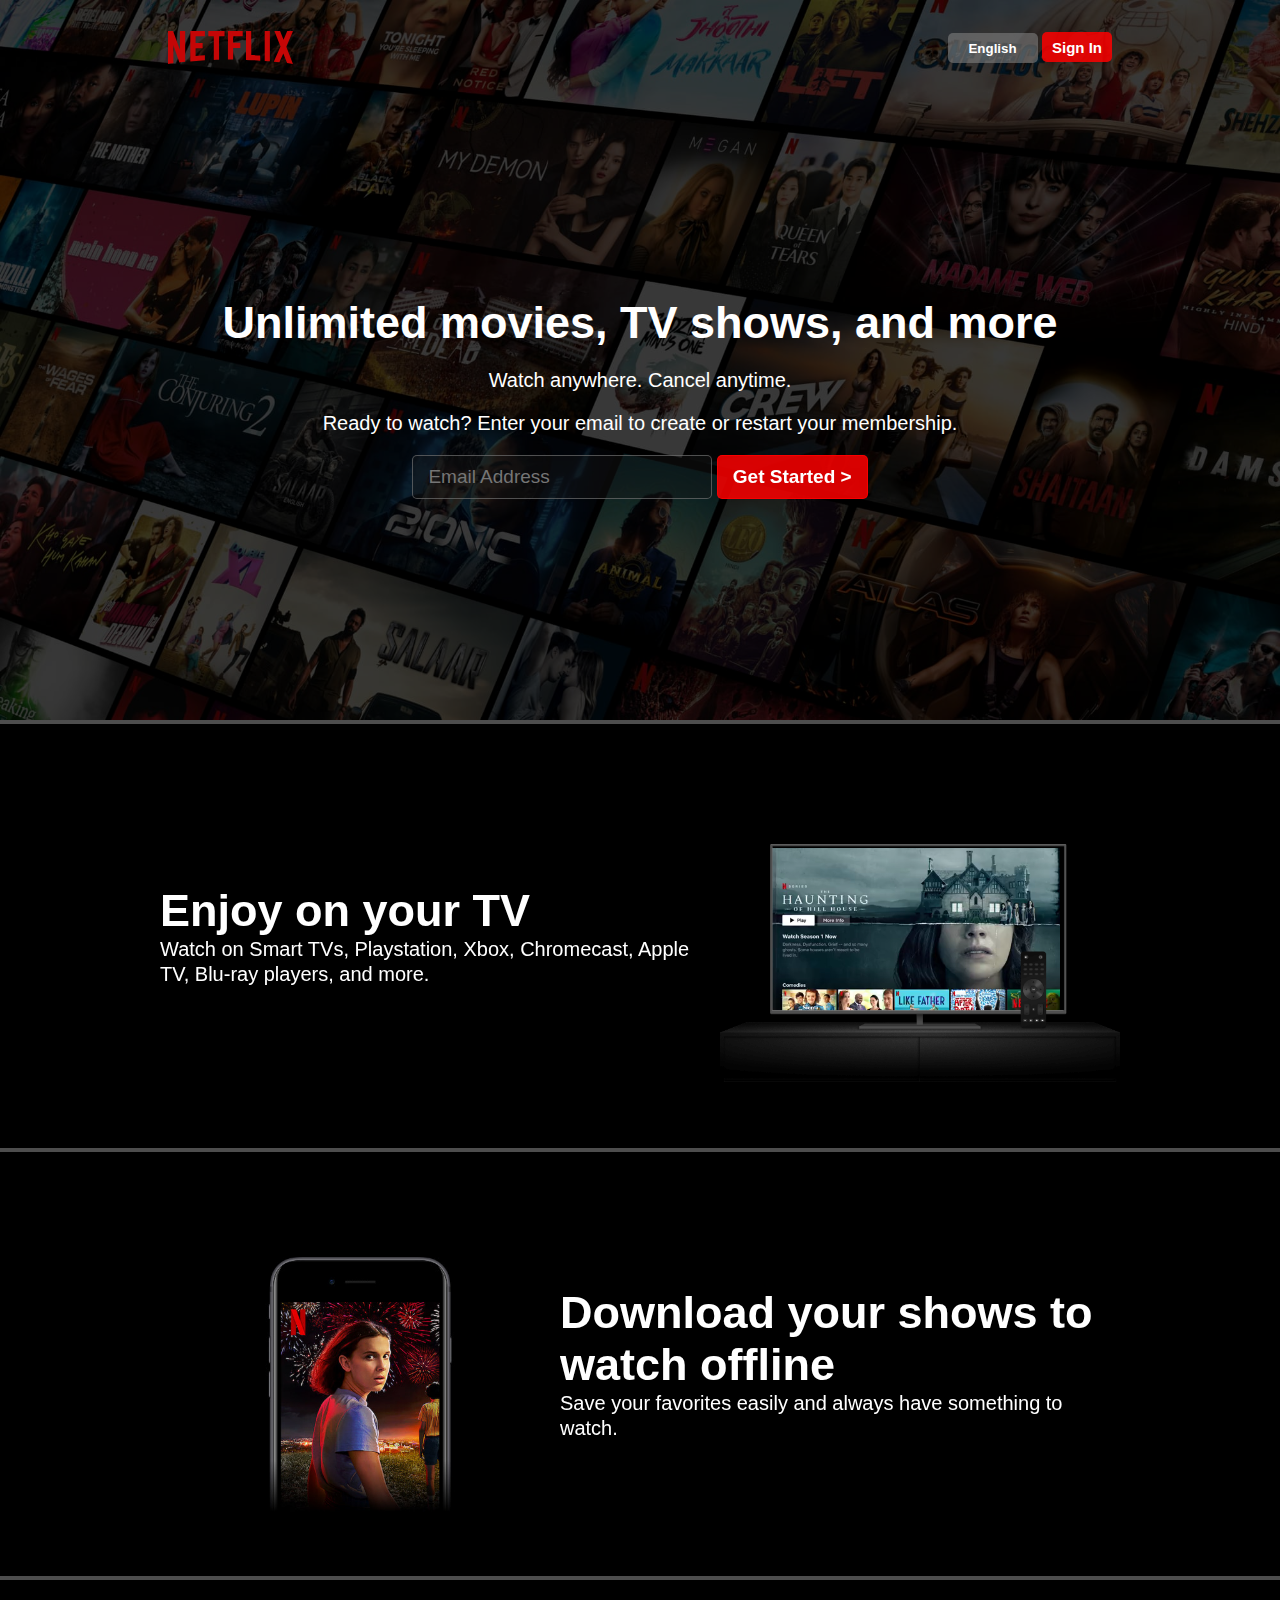
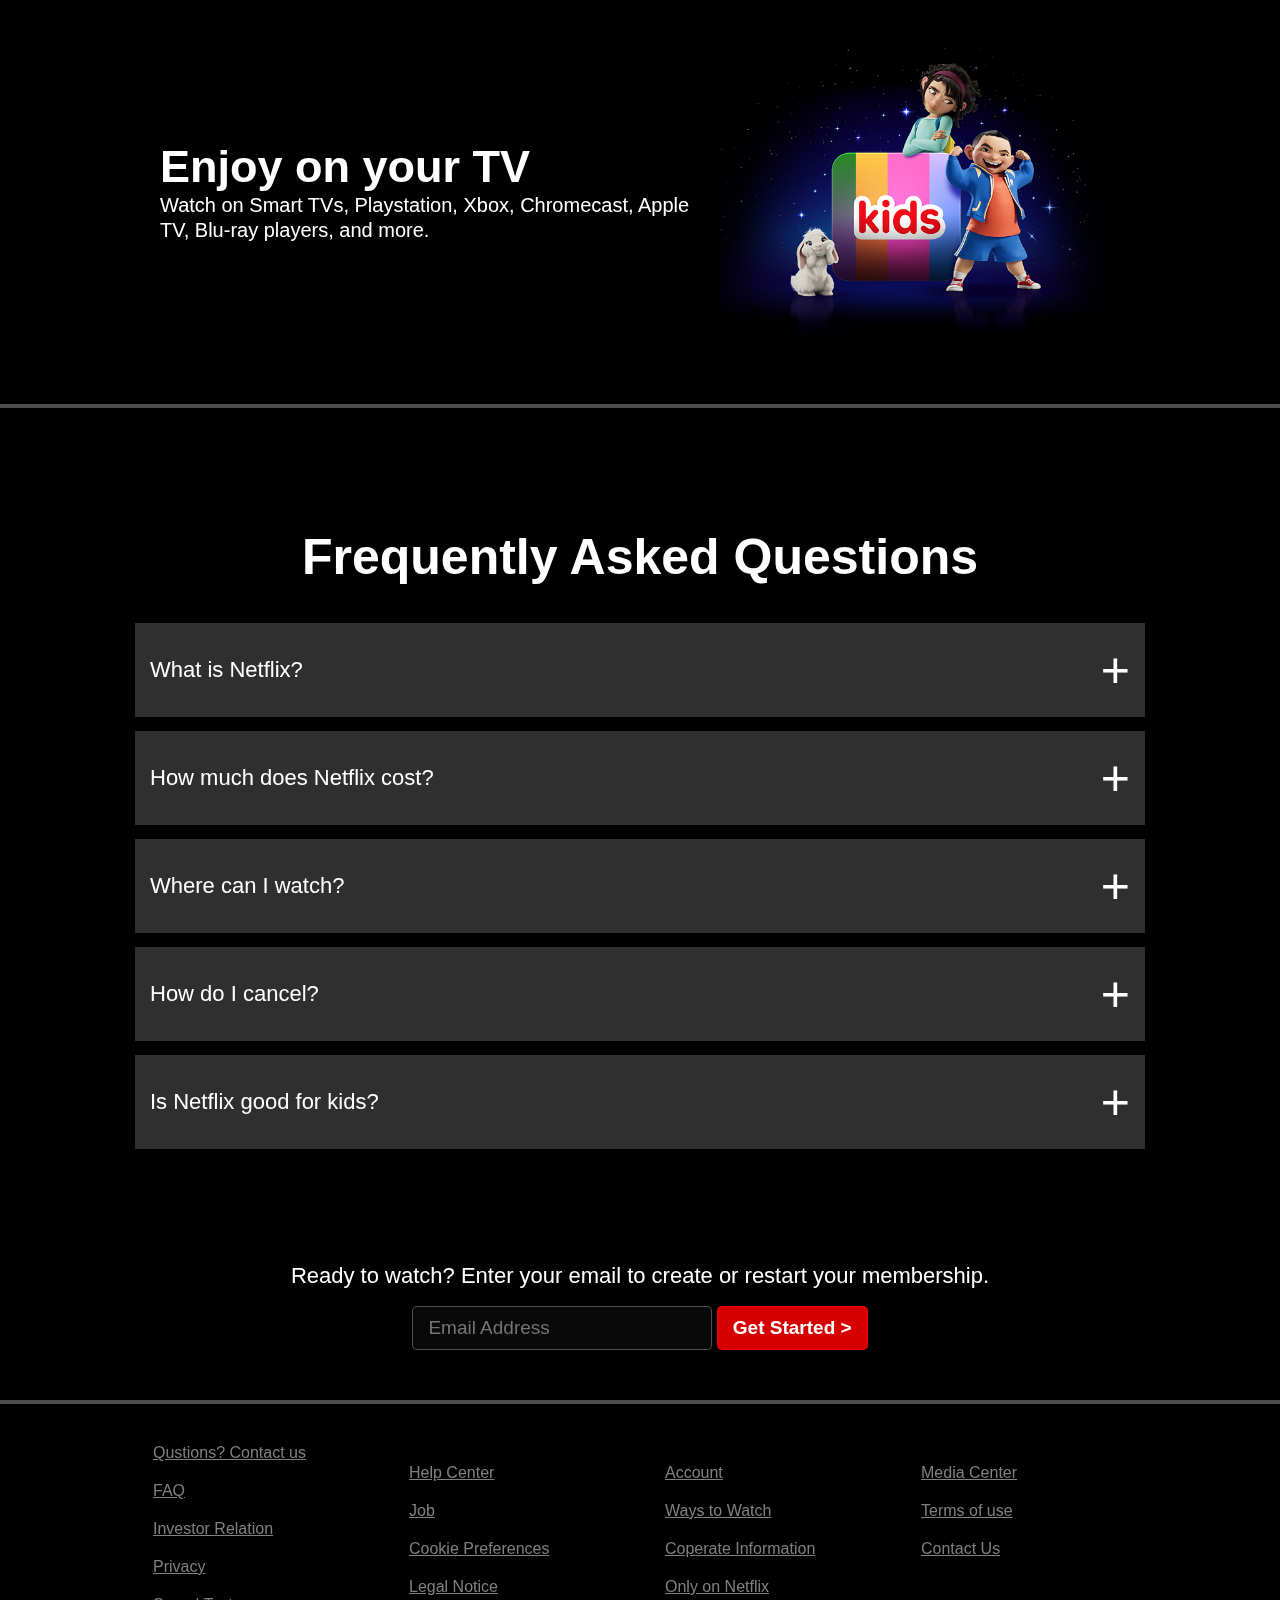
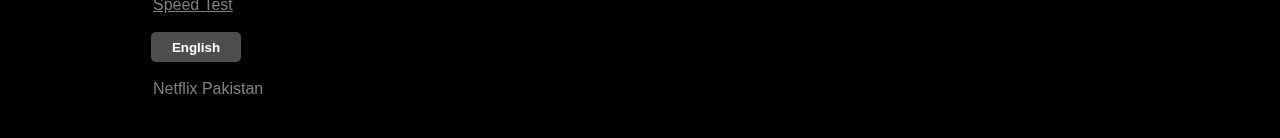
<file: index.html>
<!DOCTYPE html>
<html lang="en">
  <head>
    <meta charset="UTF-8" />
    <meta name="viewport" content="width=device-width, initial-scale=1.0" />
    <link rel="stylesheet" href="style.css" />
    <link rel="icon" type="image/x-icon" href= "assets/netflix favicon.ico">
    <title>Netflix Pakistan - Watch TV Shows Online, Watch Movies Online</title>
  </head>
  <body>
    <section class="firstsection">
      <div class="main">
        <nav>
          <img src="assets/logo.svg" alt="NETFLIX" class="logo" />
          <div>
            <button class="english">English</button>
            <a href="signin.html"><button class="signin">Sign In</button></a>
          </div>
        </nav>
        <div class="hero">
          <span> Unlimited movies, TV shows, and more</span>
          <span> Watch anywhere. Cancel anytime.</span>
          <span
            >Ready to watch? Enter your email to create or restart your
            membership.</span>
            <div>
                <input type="email" placeholder="Email Address" class="email" required/>
                <a href="signin.html"><button class="btn">Get Started &gt;</button></a>
            </div>
        </div>
      </div>
    </section>
    <div class="separation"></div>
    <section class="second">
        <div class="secText">
            <div>Enjoy on your TV</div>
            <div>Watch on Smart TVs, Playstation, Xbox, Chromecast, Apple TV, Blu-ray players, and more.</div>
        </div>
        <div class="secImg">
            <img src="assets/tv.png" alt="tv">
            <video src="assets/video on tv.m4v" autoplay muted loop></video>
        </div>
    </section>
    <div class="separation"></div>
    <section class="third">
        <div class="secText">
            <div>Download your shows to watch offline</div>
            <div>Save your favorites easily and always have something to watch.</div>
        </div>
        <div class="secImg">
            <img src="assets/mobile.jpg" alt="mobile">
        </div>
    </section>
    <div class="separation"></div>
    <section class="fourth">
        <div class="secText">
            <div>Enjoy on your TV</div>
            <div>Watch on Smart TVs, Playstation, Xbox, Chromecast, Apple TV, Blu-ray players, and more.</div>
        </div>
        <div class="secImg">
            <img src="assets/kids.png" alt="tv">
        </div>
    </section>
     
    <div class="separation"></div>
    <section class="fifth">
        <p>Frequently Asked Questions</p>
        <div class="whole-question">
            <div class="questions">
                <span class="question">What is Netflix?</span>
                <span class="plus"> + </span>
            </div>
            <div class="answer">
                <p>
                Netflix is a streaming service that offers a wide variety of award-winning TV shows, movies, anime, documentaries, and more on thousands of internet-connected devices.
                <br>You can watch as much as you want, whenever you want without a single commercial – all for one low monthly price. There's always something new to discover and new TV shows and movies are added every week!
                </p>
            </div>
        </div>
        <div class="whole-question">
            <div class="questions">
                <span class="question">How much does Netflix cost?</span>
                <span class="plus"> + </span>
            </div>
            <div class="answer">
                <p>
                    Watch Netflix on your smartphone, tablet, Smart TV, laptop, or streaming device, all for one fixed monthly fee. Plans range from Rs 250 to Rs 1,100 a month. No extra costs, no contracts.
                </p>
            </div>
        </div>
        <div class="whole-question">
            <div class="questions">
                <span class="question">Where can I watch?</span>
                <span class="plus"> + </span>
            </div>
            <div class="answer">
                <p>
                    Watch anywhere, anytime. Sign in with your Netflix account to watch instantly on the web at netflix.com from your personal computer or on any internet-connected device that offers the Netflix app, including smart TVs, smartphones, tablets, streaming media players and game consoles.
                    <br><br>You can also download your favorite shows with the iOS or Android app. Use downloads to watch while you're on the go and without an internet connection. Take Netflix with you anywhere.
                </p>
            </div>
        </div>
        <div class="whole-question">
            <div class="questions">
                <span class="question">How do I cancel?</span>
                <span class="plus"> + </span>
            </div>
            <div class="answer">
                <p>
                    Netflix is flexible. There are no pesky contracts and no commitments. You can easily cancel your account online in two clicks. There are no cancellation fees – start or stop your account anytime.
                </p>
            </div>
        </div>
        <div class="whole-question">
            <div class="questions">
                <span class="question">Is Netflix good for kids?</span>
                <span class="plus"> + </span>
            </div>
            <div class="answer">
                <p>
                Netflix is a streaming service that offers a wide variety of award-winning TV shows, movies, anime, documentaries, and more on thousands of internet-connected devices.
                <br>  You can watch as much as you want, whenever you want without a single commercial – all for one low monthly price. There's always something new to discover and new TV shows and movies are added every week!
                </p>
            </div>
        </div>
    </section>

    <div class="last">
        <p>Ready to watch? Enter your email to create or restart your membership.</p>
        <div>
            <input type="email" placeholder="Email Address" class="email" required/>
            <a href="#"><button class="btn">Get Started &gt;</button></a>
        </div>
    </div>
<div class="separation"></div>
    <footer>
        <div>
            <ul>
                <li><a href="#">Qustions? Contact us</a></li>
                <li><a href="#">FAQ</a></li>
                <li><a href="#">Investor Relation</a></li>
                <li><a href="#">Privacy</a></li>
                <li><a href="#">Speed Test</a></li>
                <button class="english footeng">English</button>
                <li>Netflix Pakistan</li>
            </ul>
        </div>
        <div>
            <ul>
                <li><a href="#"></a></li>
                <li><a href="#">Help Center</a></li>
                <li><a href="#">Job</a></li>
                <li><a href="#">Cookie Preferences</a></li>
                <li><a href="#">Legal Notice</a></li>
            </ul>
        </div>
        <div>
            <ul>
                <li><a href="#"></a></li>
                <li><a href="#">Account</a></li>
                <li><a href="#">Ways to Watch</a></li>
                <li><a href="#">Coperate Information</a></li>
                <li><a href="#">Only on Netflix</a></li>
            </ul>
        </div>
        <div>
            <ul>
                <li><a href="#"></a></li>
                <li><a href="#">Media Center</a></li>
                <li><a href="#">Terms of use</a></li>
                <li><a href="#">Contact Us</a></li>
            </ul>
        </div>
    </footer>
<script src="script.js"></script>
  </body>
</html>
</file>
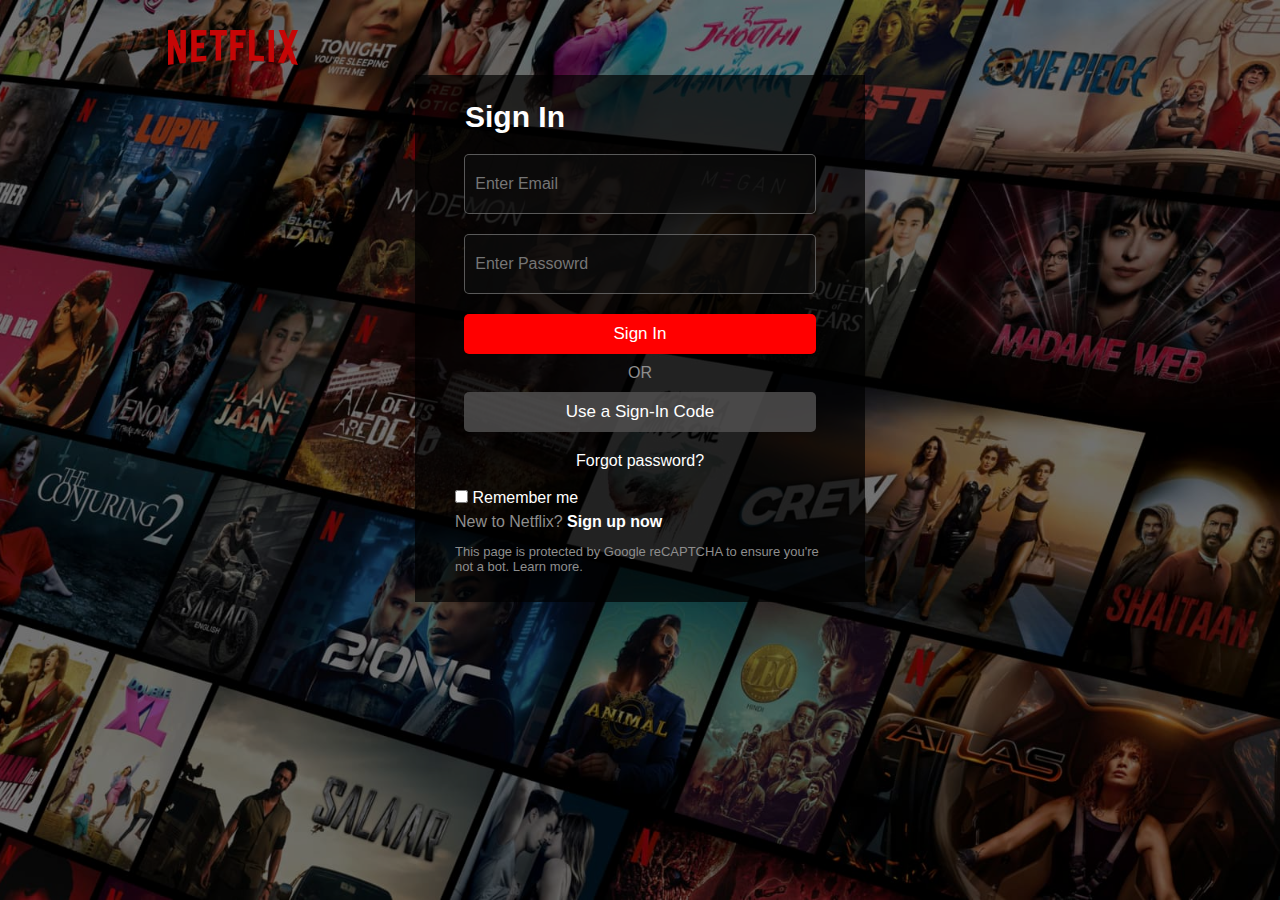
<file: signin.html>
<!DOCTYPE html>
<html lang="en">
<head>
    <meta charset="UTF-8">
    <meta name="viewport" content="width=device-width, initial-scale=1.0">
    <link rel="stylesheet" href="style.css">
    <link rel="stylesheet" href="stylesignin.css">
    <link rel="icon" type="image/x-icon" href= "assets/netflix favicon.ico">
    <title>Netflix</title>
    <title>Document</title>
</head>
<body>
    <section class="firstsection loginpage">
        <div class="main">
          <nav>
            <img src="assets/logo.svg" alt="NETFLIX" class="logo"/>
          </nav>
          <div class="form">
            <h1>Sign In</h1>
            <form action="">
                <input type="email" class="mail" placeholder="Enter Email">
                <input type="password" class="password" placeholder="Enter Passowrd">
                <button class="signIn">Sign In</button>
                <p>OR</p>
                <button class="usecode">Use a Sign-In Code</button>
                <a href="#">Forgot password?</a>
            </form>
            <input type="checkbox"><label for=""> Remember me</label>
            <p>New to Netflix? <a href="#"><b>Sign up now</b></a></p>
            <p class="lastlines">This page is protected by Google reCAPTCHA to ensure you're not a bot. Learn more.</p>
          </div>
        </div>
      </section>
</body>
</html>
</file>
<file: style.css>
* {
  padding: 0;
  margin: 0;
  box-sizing: border-box;
  font-family: Helvetica, sans-serif, Arial;
}
body {
  background-color: rgb(0, 0, 0);
  font-family: Helvetica, sans-serif, Arial;
  overflow-x: hidden;
  min-width: 258px;
}
.firstsection {
  background-image: url(assets/bg.jpg);
  background-position: center;
  background-repeat: no-repeat;
  background-size: cover;
  width: 100%;
  height: 80vh;
}
.main {
  background-color: rgba(0, 0, 0, 0.705);
  height: 100%;
  width: 100%;
  padding: 20px;
  color: white;
  font-family: Helvetica, sans-serif, Arial;
}
nav {
  display: flex;
  flex-direction: row;
  justify-content: space-between;
  align-items: center;
  width: 75vw;
  height: 55px;
  padding: 8px;
  margin: 0 auto;
}
nav img {
  width: 125px;
}
.signin {
  background-color: rgba(255, 0, 0, 0.842);
  color: white;
  width: 70px;
  height: 30px;
  border: none;
  border-radius: 5px;
  font-size: 15px;
  font-weight: bold;
}
.english {
  width: 90px;
  height: 30px;
  cursor: pointer;
  font-weight: bold;
  border-radius: 5px;
  border: none;
  background-color: rgba(128, 128, 128, 0.605);
  border: rgba(128, 128, 128, 0.774);
  color: white;
}
.signin:hover {
  cursor: pointer;
  background-color: red;
}
.hero {
  height: 95%;
  display: flex;
  flex-direction: column;
  align-items: center;
  justify-content: center;
  gap: 20px;
  padding: 30px;
}
.hero span:nth-child(1) {
  font-weight: 900;
  font-size: 45px;
  text-align: center;
}
.hero span:nth-child(2) {
  font-size: 20px;
  text-align: center;
}
.hero span:nth-child(3) {
  font-size: 20px;
  text-align: center;
}
::selection{
    background-color: rgba(255, 0, 0, 0.717);
}
.separation{
    width: 100%;
    height: 4px;
    background-color: rgba(128, 128, 128, 0.605);
}
.email{
    background-color: rgba(23, 23, 23, 0.4);
    border: 1px solid rgba(128, 128, 128, 0.594);
    font-size: 19px;
    padding: 10px 15px;
    border-radius: 5px;
    width: 300px;
    color: white;
}
.btn{
    font-weight: bold;
    background-color: rgba(255, 0, 0, 0.842);
    border-radius: 5px;
    color: white;
    padding: 10px 15px;
    font-size: 19px;
    border: none;
    border-radius: 5px;
    border: 1px solid rgba(255, 0, 0, 0.842);
}
.btn:hover{
    background-color: red;
    cursor: pointer;
}
.second{
    display: flex;
    justify-content: center;
    align-items: center;
    max-width: 75vw;
    margin: auto;
    color: white;
    padding: 60px 0px;
}
.secImg{
    position: relative;
}
.secImg video{
    position: absolute;
    top: 64px;
    right: 60px;
    width: 300px;
    z-index: -1;
}
.secImg img{
    width: 400px;
}
.secText div:first-child{
    font-size: 45px;
    font-weight: 900;
}
.secText div:last-child{
    font-size: 20px;
    line-height: 25px;
}
.third{
    display: flex;
    flex-direction: row-reverse;
    justify-content: center;
    align-items: center;
    max-width: 75vw;
    margin: auto;
    color: white;
    padding: 60px 0px;
}
.fourth{
    display: flex;
    justify-content: center;
    align-items: center;
    max-width: 75vw;
    margin: auto;
    color: white;
    padding: 60px 0px;
}
.fifth{
    color: white;
    width: 80vw;
    margin: 90px auto;
}
.fifth>p{
    font-size: 50px;
    font-weight: 750;
    text-align: center;
    padding: 30px;
}
.questions{
    display: flex;
    justify-content: space-between;
    align-items: center;
    padding: 18px 15px;
    margin: 7px;
    background-color: rgba(128, 128, 128, 0.363);
    transition: 0.25s all;
}
.answer{
    margin: 7px;
    background-color: rgba(128, 128, 128, 0.363);
    font-size: 22px;
    max-height: 0;
    overflow: hidden;
    /* transition: max-hight 1s ease; */
}
.answer p{
    padding: 18px 15px;
    line-height: 30px;
}
.whole-question.active .answer{
    max-height: 500px;
}
.question{
    font-size: 22px;
}
.plus{
    font-size: 50px;
}
.questions:hover{
    background-color: rgba(128, 128, 128, 0.546);
    cursor: pointer;
    transition: 0.25s all;
}
.last{
    color: white;
    display: flex;
    flex-direction: column;
    justify-content: center;
    align-items: center;
    margin: 0px auto 50px auto;
}
.last p{
    line-height: 60px;
    font-size: 22px;
}
footer{
    display: grid;
    grid-template-columns: 1fr 1fr 1fr 1fr;
    width: 80vw;
    margin: 30px auto;
}
footer div{
    padding: 0px 15px;
}
footer ul li{
    list-style: none;
    padding: 10px;
    color: gray;
}
footer ul li a {
    color: gray;
    cursor: pointer;
}
.footeng{
    margin: 8px;
}










@media screen and (max-width: 995px){
    .second, .third, .fourth{
        flex-direction: column;
        text-align: center;
    }
    .secImg img{
        width: 400px;
    }
    .secText div:first-child{
        font-size: 30px;
        font-weight: 700;
    }
    .secText div:last-child{
        font-size: 15px;
        line-height: 25px;
    }
    .fifth{
        width: 94vw;
    }
    .questions{
        padding: 15px 9px;
        margin: 7px;
    }
    .question{
        font-size: 18px;
    }
    .plus{
        font-size: 30px;
    }
    nav{
        width: 90vw;
    }
    nav img {
        width: 100px;
    }
    .hero span:nth-child(1) {
        font-weight: 800;
        font-size: 30px;
        text-align: center;
      }
      .hero span:nth-child(2) {
        font-size: 18px;
        text-align: center;
      }
      .hero span:nth-child(3) {
        font-size: 18px;
        text-align: center;
    }
      .hero{
        padding: 5px;
        margin: 10px;
        height: 80%;
    }
    .fifth p{
        font-size: 40px;
        padding: 20px;
        font-weight: 600;
    }
}
@media screen and (max-width: 885px){
    footer{
        display: grid;
        grid-template-columns: 1fr 1fr;
        width: 70vw;
        margin: 60px 0px 40px 60px;
    }
    footer div:first-child{
        grid-column-start: 1;
        grid-column-end: 2;
        grid-row-start: 2;
        grid-row-end: 3;
    }
}
@media screen and (max-width: 780px){
    .last p{
        font-size: 15px;
        text-align: center;
        line-height: 25px;
        margin-bottom: 10px;
        margin: 0px 10px;
    }
}
@media screen and (max-width: 560px){
    .hero{
        height: 90%;
        padding: 0px 8px;
    }
    .hero div{
        display: flex;
        flex-direction: column;
        justify-content: center;
        align-items: center;
        width: 100%;
    }
    .email{
        width:90%;
        margin: 10px auto;
    }
    .fifth p{
        font-size: 33px;
        padding: 17px;
        font-weight: 600;
    }
    .last div{
        display: flex;
        flex-direction: column;
        justify-content: center;
        align-items: center;
        width: 90vw;
    }
    .last div .email{
        width: 90%;

    }
}
@media screen and (max-width: 440px){
    footer{
        width: 90vw;
        margin: 10px 0px 20px 0px;
    }
    .secImg img{
        width: 250px;
    }
    .secImg video{
        top: 40px;
        right: 30px;
        width: 200px;
        z-index: -1;
    }
}
@media screen and (max-width: 430px){
    .hero{
        height: 98%;
    }
    .firstsection{
        height: 100vh;
    }
}
@media screen and (max-width: 376px){
    nav{
        flex-direction: column;
    }
    nav div{
        margin-top: 10px;
    }
    .hero{
        height: 100vh;
    }
    .firstsection{
        height: 112vh;
    }
}
@media screen and (max-width: 279px){
    footer ul li{
        padding: 6px;
    }
    footer{
        width: 95vw;
        margin: 30px auto;
    }
    footer div{
        padding: 0px 7px;
    }
    html, body{
        overflow-x: hidden;
    }
}
</file>
<file: stylesignin.css>
.loginpage{
    height: 100vh;
}
.logo{
    width: 130px;
}
.main {
    background-color: rgba(0, 0, 0, 0.406);
}
.form{
    width: 450px;
    background-color: rgba(0, 0, 0, 0.696);
    padding: 15px 40px;
    margin: 0px auto;
}
.form h1{
    font-size: 30px;
    margin: 10px;
}
form{
    display: flex;
    flex-direction: column;
    justify-content: center;
    align-items: center;
    width: 100%;
}
form input{
    width: 95%;
    padding: 20px 10px;
    margin: 7px;
    font-size: 16px;
}
form p{
    color: rgb(159, 158, 158);
}
form button{
    width: 95%;
    padding: 10px 10px;
    margin: 10px auto;
    font-size: 17px;
    color: white;
    border-radius: 5px;
}
form .signIn{
    background-color: red;
    border: none;
    transition: 0.5s all;
}
form .signIn:hover{
    background-color: rgb(212, 5, 5);
    cursor: pointer;
    transition: 0.5s all;
}
form .usecode{
    background-color: rgba(80, 79, 79, 0.847);
    border: none;
}
form .usecode:hover{
    cursor: pointer;
    background-color: rgba(80, 79, 79, 0.904);
}
form input{
    background-color: rgba(18, 18, 18, 0.516);
    border: 1px solid rgba(128, 128, 128, 0.683);
    border-radius: 5px;
    color: white;
}
form a{
    color: white;
    text-decoration: none;
    margin: 10px auto;
}
form a:hover{
    text-decoration: underline;
    cursor: pointer;
    color: rgb(99, 98, 98);
}
.form input{
    margin: 10px 0px;
}
.form p{
    color: rgb(142, 142, 142);
}
.form p a{
    color: white;
    text-decoration: none;
}
.form p a b:hover{
    text-decoration: underline;
}
.lastlines{
    font-size: 13px;
    margin: 13px 0px;
}



@media screen and (max-width: 780px){
    .logo{
        width: 100px;
    }
}
@media screen and (max-width: 490px){
    .main{
        background-color: black;
    }
    .form{
        width: 100%;
        padding: 15px 0px;
    }
}
@media screen and (max-width: 375px){
    form input{
        padding: 15px 10px;
        margin: 7px;
        font-size: 16px;
    }
    .main{
        padding: 15px 10px;
    }
    body, html{
        overflow-x: hidden;
    }
}
</file>
